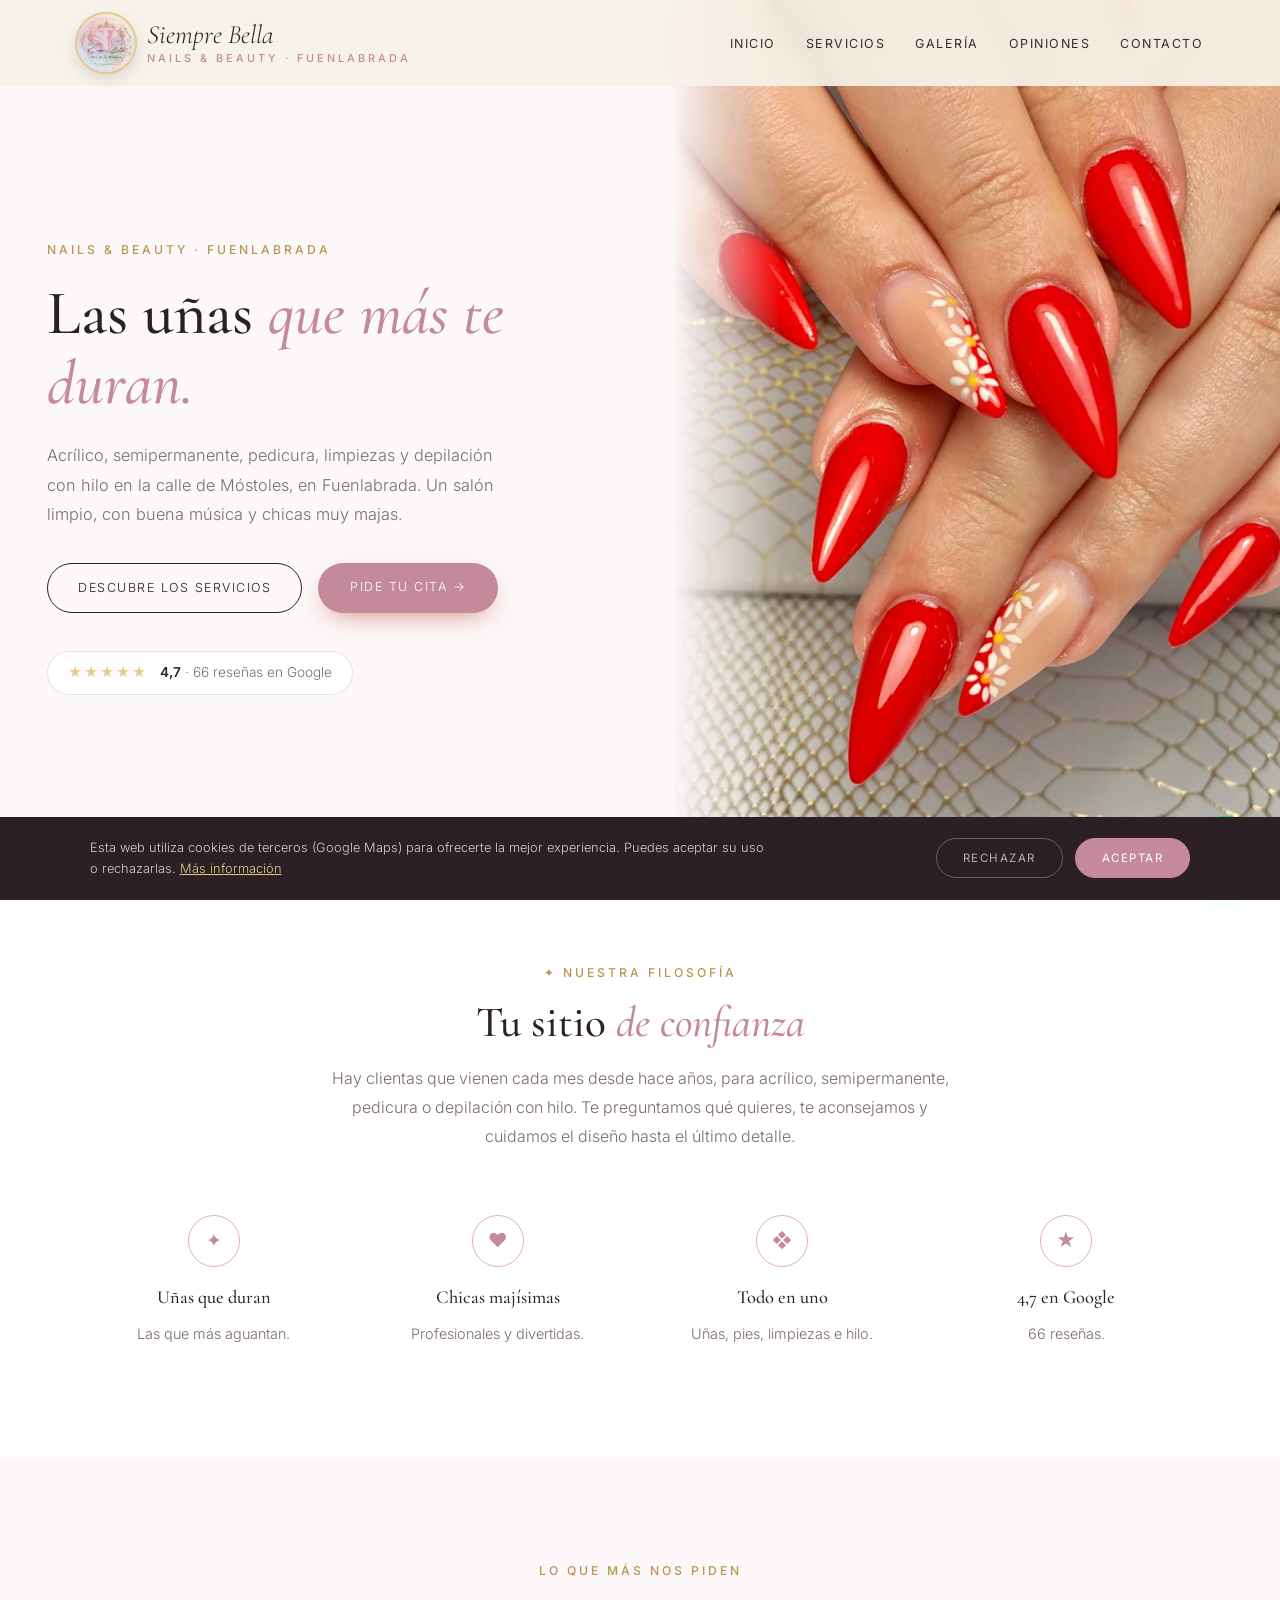
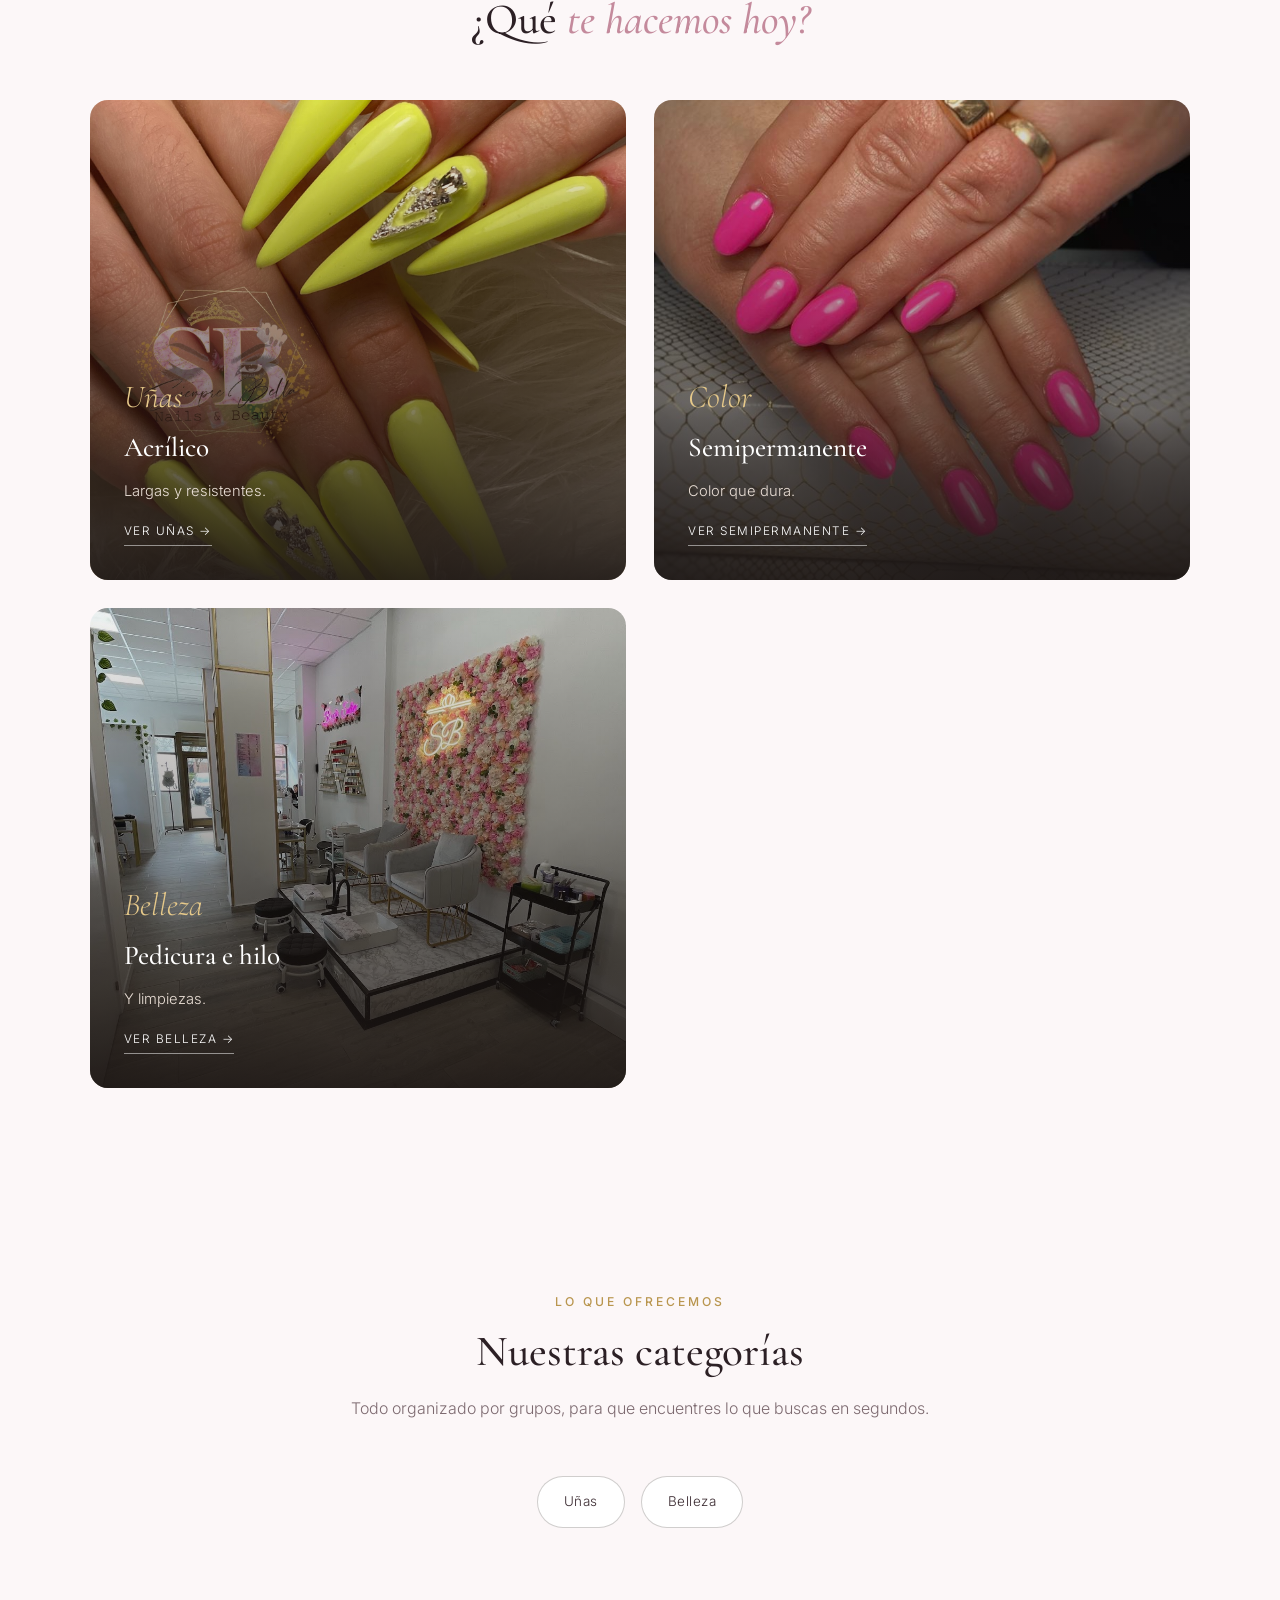
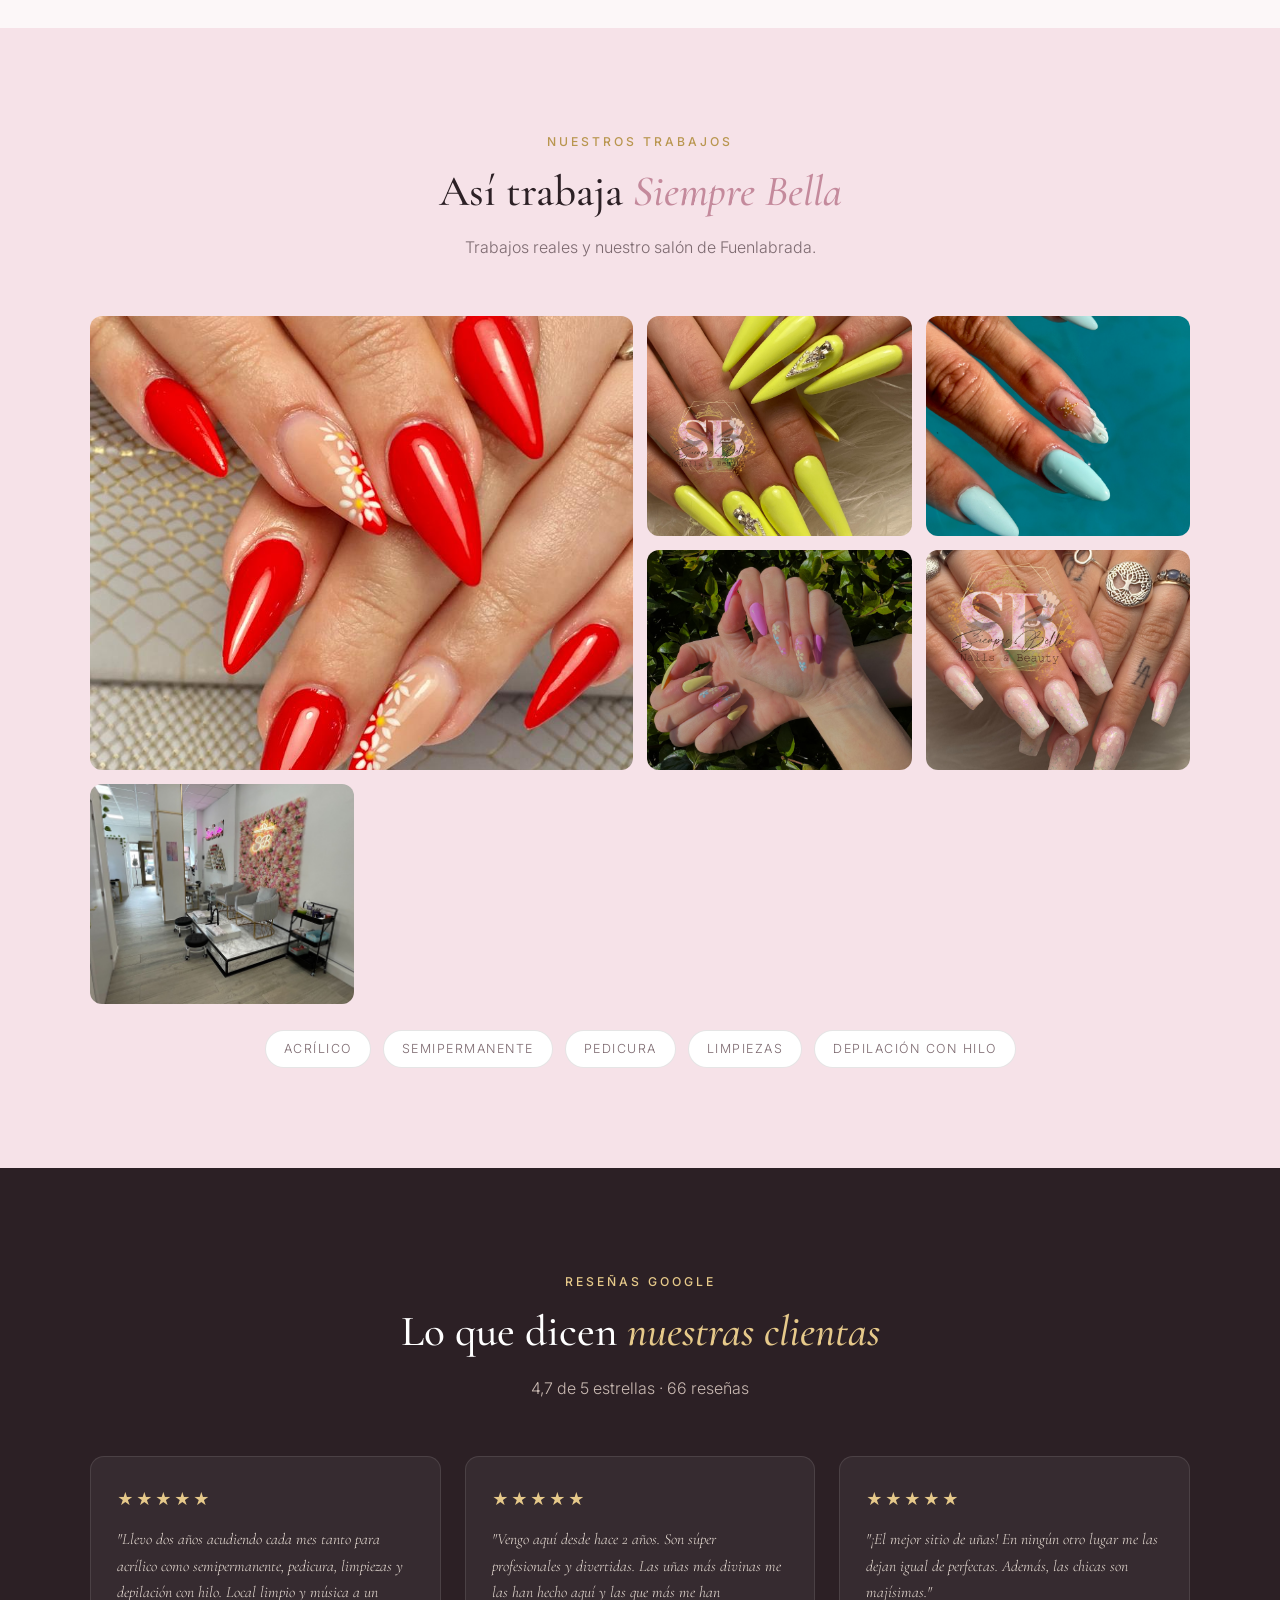
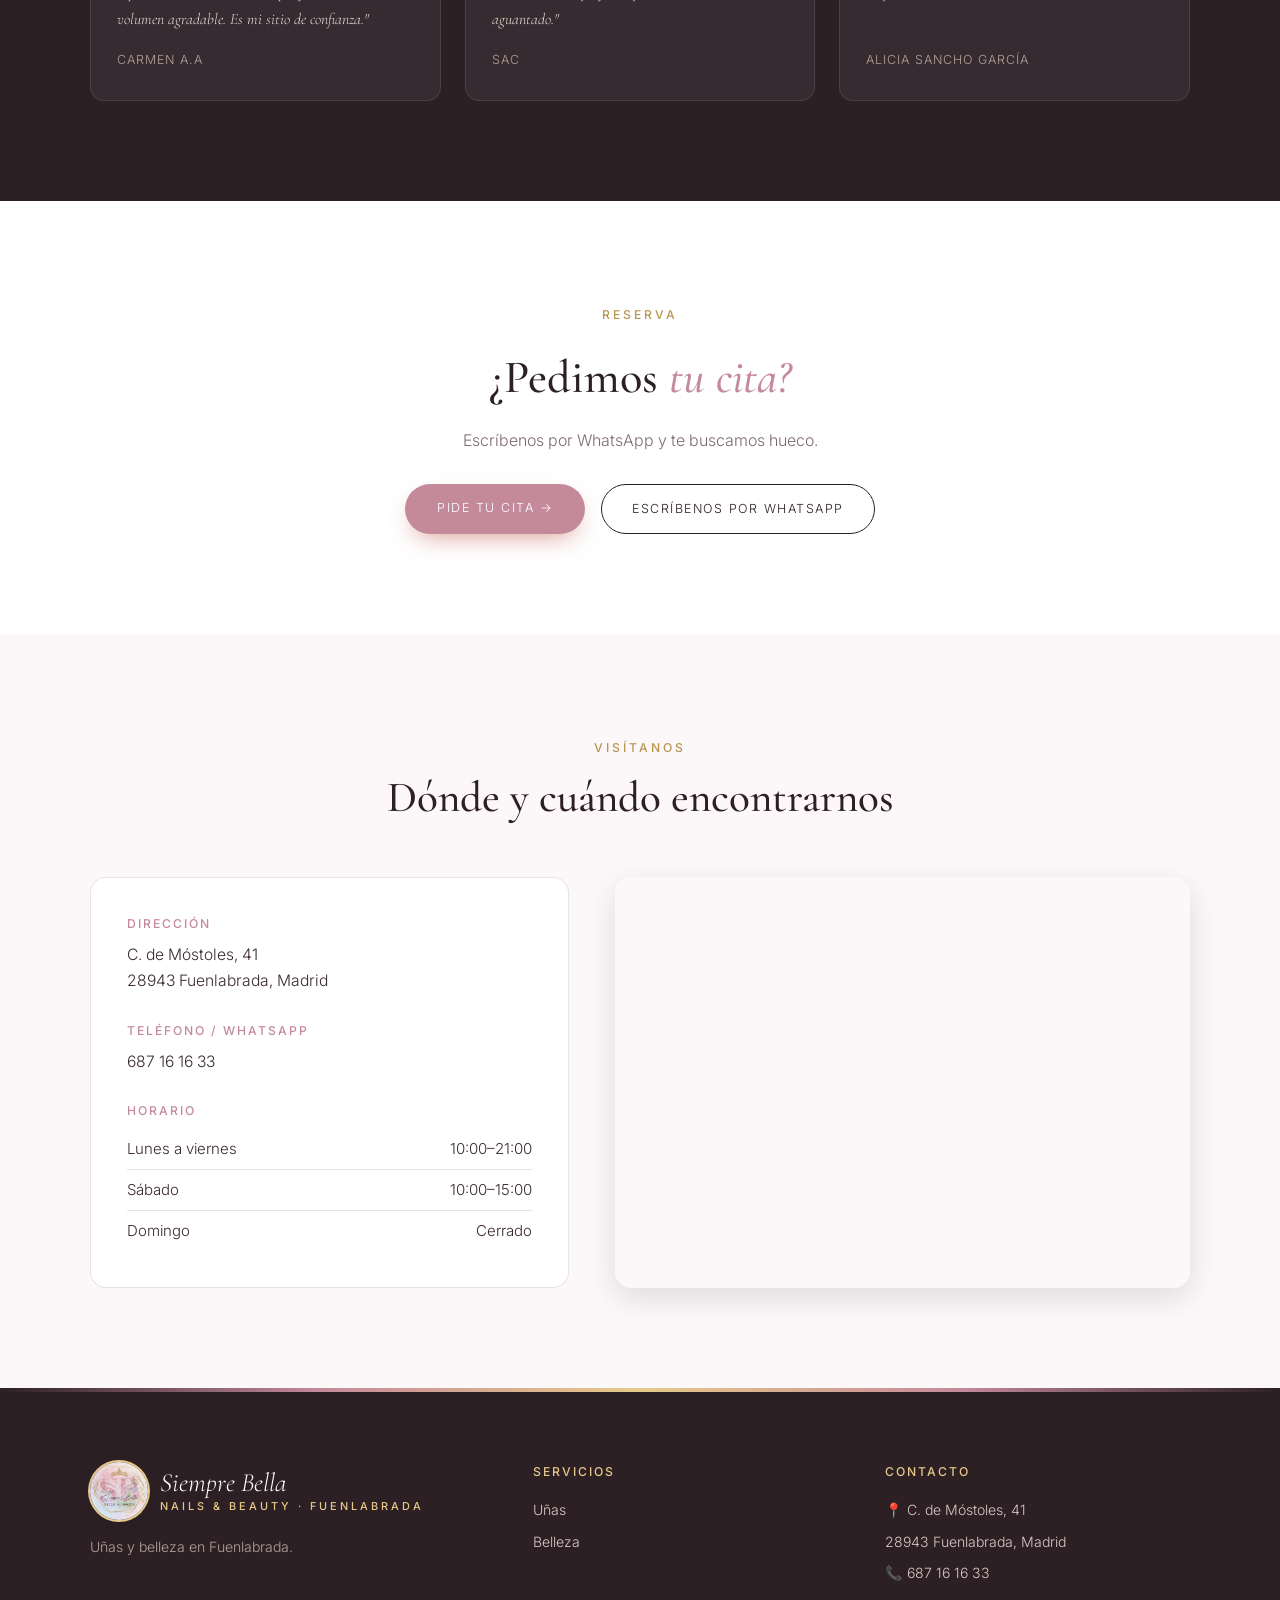
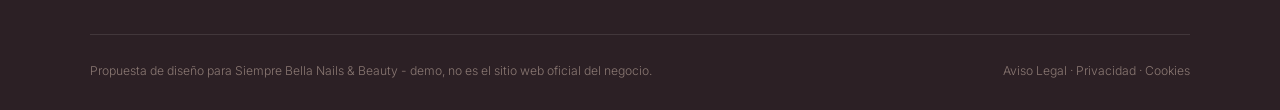
<file: index.html>
<!DOCTYPE html>
<html lang="es">
<head>
<meta charset="UTF-8">
<meta name="viewport" content="width=device-width, initial-scale=1.0">
<title>Siempre Bella Nails & Beauty — Uñas y belleza en Fuenlabrada</title>
<meta name="description" content="Siempre Bella Nails & Beauty, salón de uñas en la calle de Móstoles 41 de Fuenlabrada. Acrílico, semipermanente, pedicura, limpiezas y depilación con hilo. 4,7★ con 66 reseñas en Google.">
<meta name="theme-color" content="#2c2025">
<meta property="og:title" content="Siempre Bella Nails & Beauty · Fuenlabrada">
<meta property="og:image" content="maps_06.jpg">
<link rel="icon" href="maps_01.jpg">
<link rel="preconnect" href="https://fonts.googleapis.com"><link rel="preconnect" href="https://fonts.gstatic.com" crossorigin><link href="https://fonts.googleapis.com/css2?family=Cormorant+Garamond:ital,wght@0,500;0,600;1,500&family=Inter:wght@300;400;500;600&display=swap" rel="stylesheet">
<link rel="stylesheet" href="styles.css">
</head>
<body>

<header id="header">
  <a href="index.html" class="logo" aria-label="Siempre Bella Nails & Beauty, inicio"><img src="maps_01.jpg" alt="" class="logo-badge"><span class="logo-text"><span class="script">Siempre Bella</span><small>nails & beauty · Fuenlabrada</small></span></a>
  <nav id="nav" aria-label="Navegación principal"><ul><li><a href="index.html#inicio">Inicio</a></li><li><a href="servicios.html">Servicios</a></li><li><a href="index.html#galeria">Galería</a></li><li><a href="index.html#opiniones">Opiniones</a></li><li><a href="index.html#contacto">Contacto</a></li></ul></nav><button class="nav-toggle" id="navToggle" aria-label="Abrir menú">☰</button>
</header>

<section class="hero" id="inicio">
  <div class="hero-text">
    <span class="eyebrow">Nails & Beauty · Fuenlabrada</span>
    <h1>Las uñas <em>que más te duran.</em></h1>
    <p>Acrílico, semipermanente, pedicura, limpiezas y depilación con hilo en la calle de Móstoles, en Fuenlabrada. Un salón limpio, con buena música y chicas muy majas.</p>
    <div class="hero-ctas">
      <a href="servicios.html" class="btn-outline">Descubre los servicios</a>
      <a href="https://wa.me/34687161633?text=Hola%2C%20he%20visto%20vuestra%20web%20y%20me%20gustar%C3%ADa%20pedir%20cita%20en%20Siempre%20Bella" class="btn-solid" target="_blank" rel="noopener">Pide tu cita →</a>
    </div>
    <a class="hero-rating" href="https://www.google.com/maps/search/?api=1&query=Siempre+bella+Nails+%26+beauty,+Calle+de+Mostoles+41,+Fuenlabrada" target="_blank" rel="noopener"><span class="stars">★★★★★</span><span><strong>4,7</strong> · 66 reseñas en Google</span></a>
  </div>
  <div class="hero-img"><img src="maps_06.jpg" alt="Uñas rojas con flores hechas en Siempre Bella, Fuenlabrada" style="object-position:center 45%;"></div>
</section>

<section class="trust">
  <div class="section-head">
    <span class="eyebrow">✦ Nuestra filosofía</span>
    <h2>Tu sitio <em>de confianza</em></h2>
    <p>Hay clientas que vienen cada mes desde hace años, para acrílico, semipermanente, pedicura o depilación con hilo. Te preguntamos qué quieres, te aconsejamos y cuidamos el diseño hasta el último detalle.</p>
  </div>
  <div class="trust-grid">
    <div class="trust-card"><span class="trust-ic">✦</span><h3>Uñas que duran</h3><p>Las que más aguantan.</p></div>
    <div class="trust-card"><span class="trust-ic">♥</span><h3>Chicas majísimas</h3><p>Profesionales y divertidas.</p></div>
    <div class="trust-card"><span class="trust-ic">❖</span><h3>Todo en uno</h3><p>Uñas, pies, limpiezas e hilo.</p></div>
    <div class="trust-card"><span class="trust-ic">★</span><h3>4,7 en Google</h3><p>66 reseñas.</p></div>
  </div>
</section>

<section class="worlds">
  <div class="section-head">
    <span class="eyebrow">Lo que más nos piden</span>
    <h2>¿Qué <em>te hacemos hoy?</em></h2>
  </div>
  <div class="worlds-grid">
    <a href="servicios.html#unas" class="world-card"><img src="maps_07.jpg" alt="Acrílico"><div class="world-text"><span class="script">Uñas</span><h3>Acrílico</h3><p>Largas y resistentes.</p><span class="world-link">Ver uñas →</span></div></a>
    <a href="servicios.html#unas" class="world-card"><img src="maps_09.jpg" alt="Semipermanente"><div class="world-text"><span class="script">Color</span><h3>Semipermanente</h3><p>Color que dura.</p><span class="world-link">Ver semipermanente →</span></div></a>
    <a href="servicios.html#belleza" class="world-card"><img src="maps_03.jpg" alt="Pedicura e hilo"><div class="world-text"><span class="script">Belleza</span><h3>Pedicura e hilo</h3><p>Y limpiezas.</p><span class="world-link">Ver belleza →</span></div></a>
  </div>
</section>

<section>
  <div class="section-head">
    <span class="eyebrow">Lo que ofrecemos</span>
    <h2>Nuestras categorías</h2>
    <p>Todo organizado por grupos, para que encuentres lo que buscas en segundos.</p>
  </div>
  <div class="cat-pills">
    <a href="servicios.html#unas" class="cat-pill">Uñas</a>
    <a href="servicios.html#belleza" class="cat-pill">Belleza</a>
  </div>
</section>

<section class="gallery-wrap" id="galeria">
  <div class="section-head">
    <span class="eyebrow">Nuestros trabajos</span>
    <h2>Así trabaja <em>Siempre Bella</em></h2>
    <p>Trabajos reales y nuestro salón de Fuenlabrada.</p>
  </div>
  <div class="gallery">
    <figure class="big"><img src="maps_06.jpg" alt="Rojo con flores" loading="lazy"></figure>
    <figure><img src="maps_07.jpg" alt="Amarillo neón con piedras" loading="lazy"></figure>
    <figure><img src="maps_02.jpg" alt="Azul con detalle" loading="lazy"></figure>
    <figure><img src="maps_04.jpg" alt="Diseño de colores" loading="lazy"></figure>
    <figure><img src="maps_08.jpg" alt="Rosa marmolado" loading="lazy"></figure>
    <figure><img src="maps_03.jpg" alt="Nuestro salón" loading="lazy"></figure>
  </div>
  <div class="brands"><span>Acrílico</span><span>Semipermanente</span><span>Pedicura</span><span>Limpiezas</span><span>Depilación con hilo</span></div>
</section>

<section class="reviews-wrap" id="opiniones">
  <div class="section-head">
    <span class="eyebrow">Reseñas Google</span>
    <h2>Lo que dicen <em>nuestras clientas</em></h2>
    <p>4,7 de 5 estrellas · 66 reseñas</p>
  </div>
  <div class="review-grid">
    <div class="review-card"><div class="stars">★★★★★</div><p>"Llevo dos años acudiendo cada mes tanto para acrílico como semipermanente, pedicura, limpiezas y depilación con hilo. Local limpio y música a un volumen agradable. Es mi sitio de confianza."</p><cite>Carmen A.A</cite></div>
    <div class="review-card"><div class="stars">★★★★★</div><p>"Vengo aquí desde hace 2 años. Son súper profesionales y divertidas. Las uñas más divinas me las han hecho aquí y las que más me han aguantado."</p><cite>SAC</cite></div>
    <div class="review-card"><div class="stars">★★★★★</div><p>"¡El mejor sitio de uñas! En ningún otro lugar me las dejan igual de perfectas. Además, las chicas son majísimas."</p><cite>Alicia Sancho García</cite></div>
  </div>
</section>

<section class="cta-section">
  <span class="eyebrow">Reserva</span>
  <h2>¿Pedimos <em>tu cita?</em></h2>
  <p>Escríbenos por WhatsApp y te buscamos hueco.</p>
  <div class="cta-row">
    <a href="https://wa.me/34687161633?text=Hola%2C%20he%20visto%20vuestra%20web%20y%20me%20gustar%C3%ADa%20pedir%20cita%20en%20Siempre%20Bella" class="btn-solid" target="_blank" rel="noopener">Pide tu cita →</a>
    <a href="https://wa.me/34687161633?text=Hola%2C%20he%20visto%20vuestra%20web%20y%20me%20gustar%C3%ADa%20pedir%20cita%20en%20Siempre%20Bella" class="btn-outline" target="_blank" rel="noopener">Escríbenos por WhatsApp</a>
  </div>
</section>

<section class="contact-section" id="contacto">
  <div class="section-head">
    <span class="eyebrow">Visítanos</span>
    <h2>Dónde y cuándo encontrarnos</h2>
  </div>
  <div class="contact-grid">
    <div class="contact-info">
      <div class="contact-block"><h3>Dirección</h3><p>C. de Móstoles, 41<br>28943 Fuenlabrada, Madrid</p></div>
      <div class="contact-block"><h3>Teléfono / WhatsApp</h3><p><a href="tel:+34687161633">687 16 16 33</a></p></div>
      <div class="contact-block"><h3>Horario</h3><ul class="hours-list"><li><span>Lunes a viernes</span><span>10:00–21:00</span></li><li><span>Sábado</span><span>10:00–15:00</span></li><li><span>Domingo</span><span>Cerrado</span></li></ul></div>
      
    </div>
    <div class="contact-map">
      <iframe title="Mapa de Siempre Bella Nails & Beauty" src="https://www.google.com/maps?q=Siempre+bella+Nails+%26+beauty,+Calle+de+Mostoles+41,+Fuenlabrada&output=embed" width="100%" height="100%" style="border:0;" allowfullscreen="" loading="lazy" referrerpolicy="no-referrer-when-downgrade"></iframe>
    </div>
  </div>
</section>

<footer>
  <div class="footer-grid">
    <div class="footer-brand">
      <a href="index.html" class="logo light"><img src="maps_01.jpg" alt="" class="logo-badge"><span class="logo-text"><span class="script">Siempre Bella</span><small>nails & beauty · Fuenlabrada</small></span></a>
      <p>Uñas y belleza en Fuenlabrada.</p>
    </div>
    <div><h4>Servicios</h4><ul><li><a href="servicios.html#unas">Uñas</a></li><li><a href="servicios.html#belleza">Belleza</a></li></ul></div>
    <div><h4>Contacto</h4><ul><li>📍 C. de Móstoles, 41</li><li>28943 Fuenlabrada, Madrid</li><li>📞 <a href="tel:+34687161633">687 16 16 33</a></li></ul></div>
  </div>
  <div class="footer-bottom">
    <span>Propuesta de diseño para Siempre Bella Nails & Beauty - demo, no es el sitio web oficial del negocio.</span>
    <span><a href="aviso-legal.html">Aviso Legal</a> &middot; <a href="politica-privacidad.html">Privacidad</a> &middot; <a href="politica-cookies.html">Cookies</a></span>
  </div>
</footer>

<div id="cookie-banner" class="cookie-banner"><p>Esta web utiliza cookies de terceros (Google Maps) para ofrecerte la mejor experiencia. Puedes aceptar su uso o rechazarlas. <a href="politica-cookies.html">Más información</a></p><div class="cookie-actions"><button onclick="setCookieChoice('rejected')" class="ck-reject">Rechazar</button><button onclick="setCookieChoice('accepted')" class="ck-accept">Aceptar</button></div></div>
<div class="social-fabs"><a class="wa-fab" href="https://wa.me/34687161633?text=Hola%2C%20he%20visto%20vuestra%20web%20y%20me%20gustar%C3%ADa%20pedir%20cita%20en%20Siempre%20Bella" target="_blank" rel="noopener" aria-label="Escribir por WhatsApp"><svg width="28" height="28" viewBox="0 0 24 24" fill="white"><path d="M17.5 14.4c-.3-.1-1.8-.9-2-1s-.5-.1-.7.1-.8 1-.9 1.2-.3.2-.6.1a8.2 8.2 0 0 1-2.4-1.5 9 9 0 0 1-1.7-2.1c-.2-.3 0-.5.1-.6l.4-.5.3-.5v-.5l-.9-2.2c-.2-.6-.5-.5-.7-.5h-.6a1.1 1.1 0 0 0-.8.4 3.4 3.4 0 0 0-1 2.5 5.9 5.9 0 0 0 1.2 3.1 13.5 13.5 0 0 0 5.2 4.6c2.6 1 2.6.7 3.1.6a2.6 2.6 0 0 0 1.7-1.2 2.1 2.1 0 0 0 .2-1.2c-.1-.1-.3-.2-.6-.3ZM12 21.8a9.8 9.8 0 0 1-5-1.4l-.4-.2-3.7 1 1-3.6-.2-.4A9.8 9.8 0 1 1 12 21.8Zm8.4-18.3A11.8 11.8 0 0 0 1.8 17.7L.2 23.8l6.3-1.6a11.8 11.8 0 0 0 5.6 1.4A11.8 11.8 0 0 0 20.4 3.5Z"/></svg></a></div>
<script src="main.js"></script>
</body>
</html>
</file>
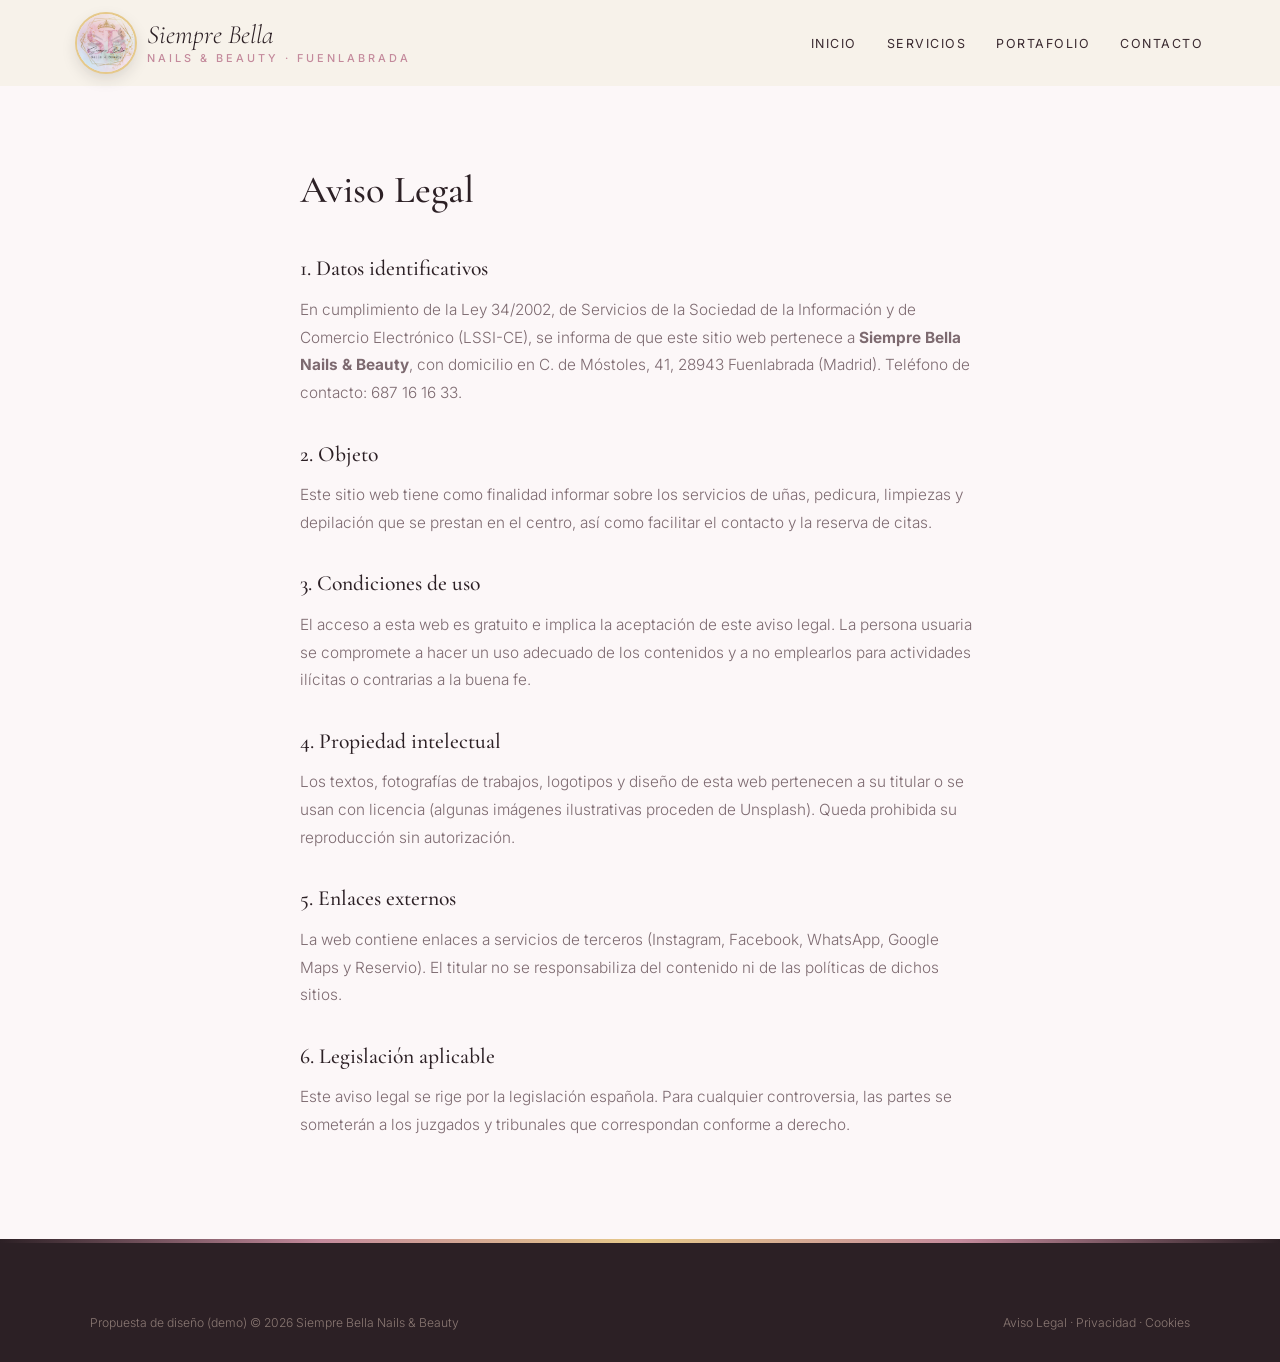
<file: aviso-legal.html>
<!DOCTYPE html>
<html lang="es">
<head>
<meta charset="UTF-8">
<meta name="viewport" content="width=device-width, initial-scale=1.0">
<title>Aviso Legal — Siempre Bella Nails & Beauty</title>
<meta name="robots" content="noindex">
<link rel="icon" href="maps_01.jpg">
<link rel="preconnect" href="https://fonts.googleapis.com">
<link href="https://fonts.googleapis.com/css2?family=Cormorant+Garamond:ital,wght@0,500;0,600;1,500&family=Inter:wght@300;400;500;600&display=swap" rel="stylesheet">
<link rel="stylesheet" href="styles.css">
</head>
<body>
<header id="header" class="scrolled">
  <a href="index.html" class="logo" aria-label="Siempre Bella Nails & Beauty, inicio">
    <img src="maps_01.jpg" alt="" class="logo-badge">
    <span class="logo-text"><span class="script">Siempre Bella</span><small>nails & beauty · Fuenlabrada</small></span>
  </a>
  <nav id="nav" aria-label="Navegación principal">
    <ul>
      <li><a href="index.html#inicio">Inicio</a></li>
      <li><a href="servicios.html">Servicios</a></li>
      <li><a href="portafolio.html">Portafolio</a></li>
      <li><a href="index.html#contacto">Contacto</a></li>
    </ul>
  </nav>
  <button class="nav-toggle" id="navToggle" aria-label="Abrir menú">☰</button>
</header>
<main class="legal"><h1>Aviso Legal</h1>
<h2>1. Datos identificativos</h2>
<p>En cumplimiento de la Ley 34/2002, de Servicios de la Sociedad de la Información y de Comercio Electrónico (LSSI-CE), se informa de que este sitio web pertenece a <strong>Siempre Bella Nails & Beauty</strong>, con domicilio en C. de Móstoles, 41, 28943 Fuenlabrada (Madrid). Teléfono de contacto: 687 16 16 33.</p>
<h2>2. Objeto</h2>
<p>Este sitio web tiene como finalidad informar sobre los servicios de uñas, pedicura, limpiezas y depilación que se prestan en el centro, así como facilitar el contacto y la reserva de citas.</p>
<h2>3. Condiciones de uso</h2>
<p>El acceso a esta web es gratuito e implica la aceptación de este aviso legal. La persona usuaria se compromete a hacer un uso adecuado de los contenidos y a no emplearlos para actividades ilícitas o contrarias a la buena fe.</p>
<h2>4. Propiedad intelectual</h2>
<p>Los textos, fotografías de trabajos, logotipos y diseño de esta web pertenecen a su titular o se usan con licencia (algunas imágenes ilustrativas proceden de Unsplash). Queda prohibida su reproducción sin autorización.</p>
<h2>5. Enlaces externos</h2>
<p>La web contiene enlaces a servicios de terceros (Instagram, Facebook, WhatsApp, Google Maps y Reservio). El titular no se responsabiliza del contenido ni de las políticas de dichos sitios.</p>
<h2>6. Legislación aplicable</h2>
<p>Este aviso legal se rige por la legislación española. Para cualquier controversia, las partes se someterán a los juzgados y tribunales que correspondan conforme a derecho.</p></main>
<footer>
  <div class="footer-bottom" style="margin-top:0">
    <span>Propuesta de diseño (demo) © 2026 Siempre Bella Nails & Beauty</span>
    <span><a href="aviso-legal.html">Aviso Legal</a> &middot; <a href="politica-privacidad.html">Privacidad</a> &middot; <a href="politica-cookies.html">Cookies</a></span>
  </div>
</footer>
<script src="main.js"></script>
</body>
</html>
</file>
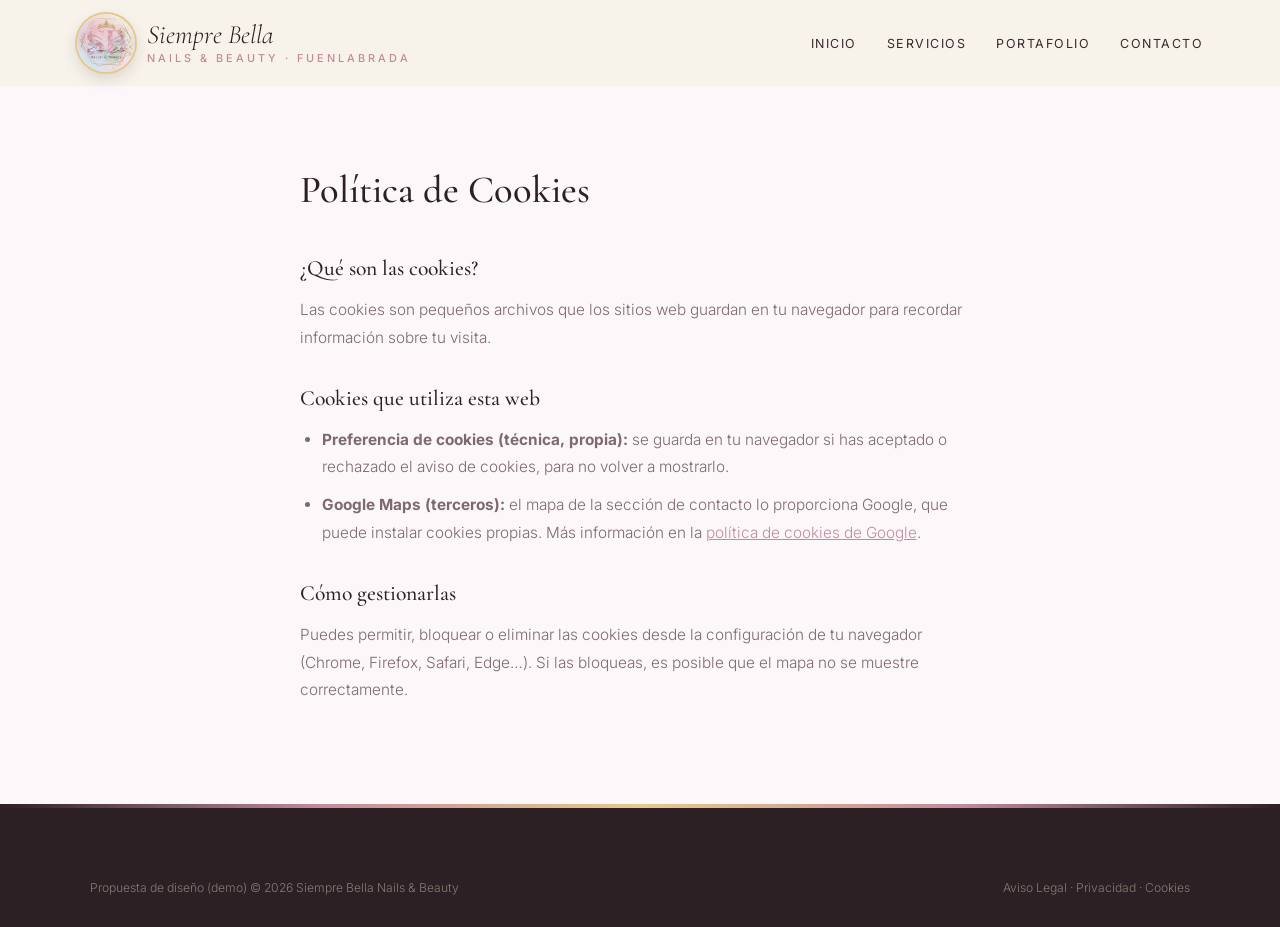
<file: politica-cookies.html>
<!DOCTYPE html>
<html lang="es">
<head>
<meta charset="UTF-8">
<meta name="viewport" content="width=device-width, initial-scale=1.0">
<title>Política de Cookies — Siempre Bella Nails & Beauty</title>
<meta name="robots" content="noindex">
<link rel="icon" href="maps_01.jpg">
<link rel="preconnect" href="https://fonts.googleapis.com">
<link href="https://fonts.googleapis.com/css2?family=Cormorant+Garamond:ital,wght@0,500;0,600;1,500&family=Inter:wght@300;400;500;600&display=swap" rel="stylesheet">
<link rel="stylesheet" href="styles.css">
</head>
<body>
<header id="header" class="scrolled">
  <a href="index.html" class="logo" aria-label="Siempre Bella Nails & Beauty, inicio">
    <img src="maps_01.jpg" alt="" class="logo-badge">
    <span class="logo-text"><span class="script">Siempre Bella</span><small>nails & beauty · Fuenlabrada</small></span>
  </a>
  <nav id="nav" aria-label="Navegación principal">
    <ul>
      <li><a href="index.html#inicio">Inicio</a></li>
      <li><a href="servicios.html">Servicios</a></li>
      <li><a href="portafolio.html">Portafolio</a></li>
      <li><a href="index.html#contacto">Contacto</a></li>
    </ul>
  </nav>
  <button class="nav-toggle" id="navToggle" aria-label="Abrir menú">☰</button>
</header>
<main class="legal"><h1>Política de Cookies</h1>
<h2>¿Qué son las cookies?</h2>
<p>Las cookies son pequeños archivos que los sitios web guardan en tu navegador para recordar información sobre tu visita.</p>
<h2>Cookies que utiliza esta web</h2>
<ul>
<li><strong>Preferencia de cookies (técnica, propia):</strong> se guarda en tu navegador si has aceptado o rechazado el aviso de cookies, para no volver a mostrarlo.</li>
<li><strong>Google Maps (terceros):</strong> el mapa de la sección de contacto lo proporciona Google, que puede instalar cookies propias. Más información en la <a href="https://policies.google.com/technologies/cookies" target="_blank" rel="noopener">política de cookies de Google</a>.</li>
</ul>
<h2>Cómo gestionarlas</h2>
<p>Puedes permitir, bloquear o eliminar las cookies desde la configuración de tu navegador (Chrome, Firefox, Safari, Edge…). Si las bloqueas, es posible que el mapa no se muestre correctamente.</p></main>
<footer>
  <div class="footer-bottom" style="margin-top:0">
    <span>Propuesta de diseño (demo) © 2026 Siempre Bella Nails & Beauty</span>
    <span><a href="aviso-legal.html">Aviso Legal</a> &middot; <a href="politica-privacidad.html">Privacidad</a> &middot; <a href="politica-cookies.html">Cookies</a></span>
  </div>
</footer>
<script src="main.js"></script>
</body>
</html>
</file>
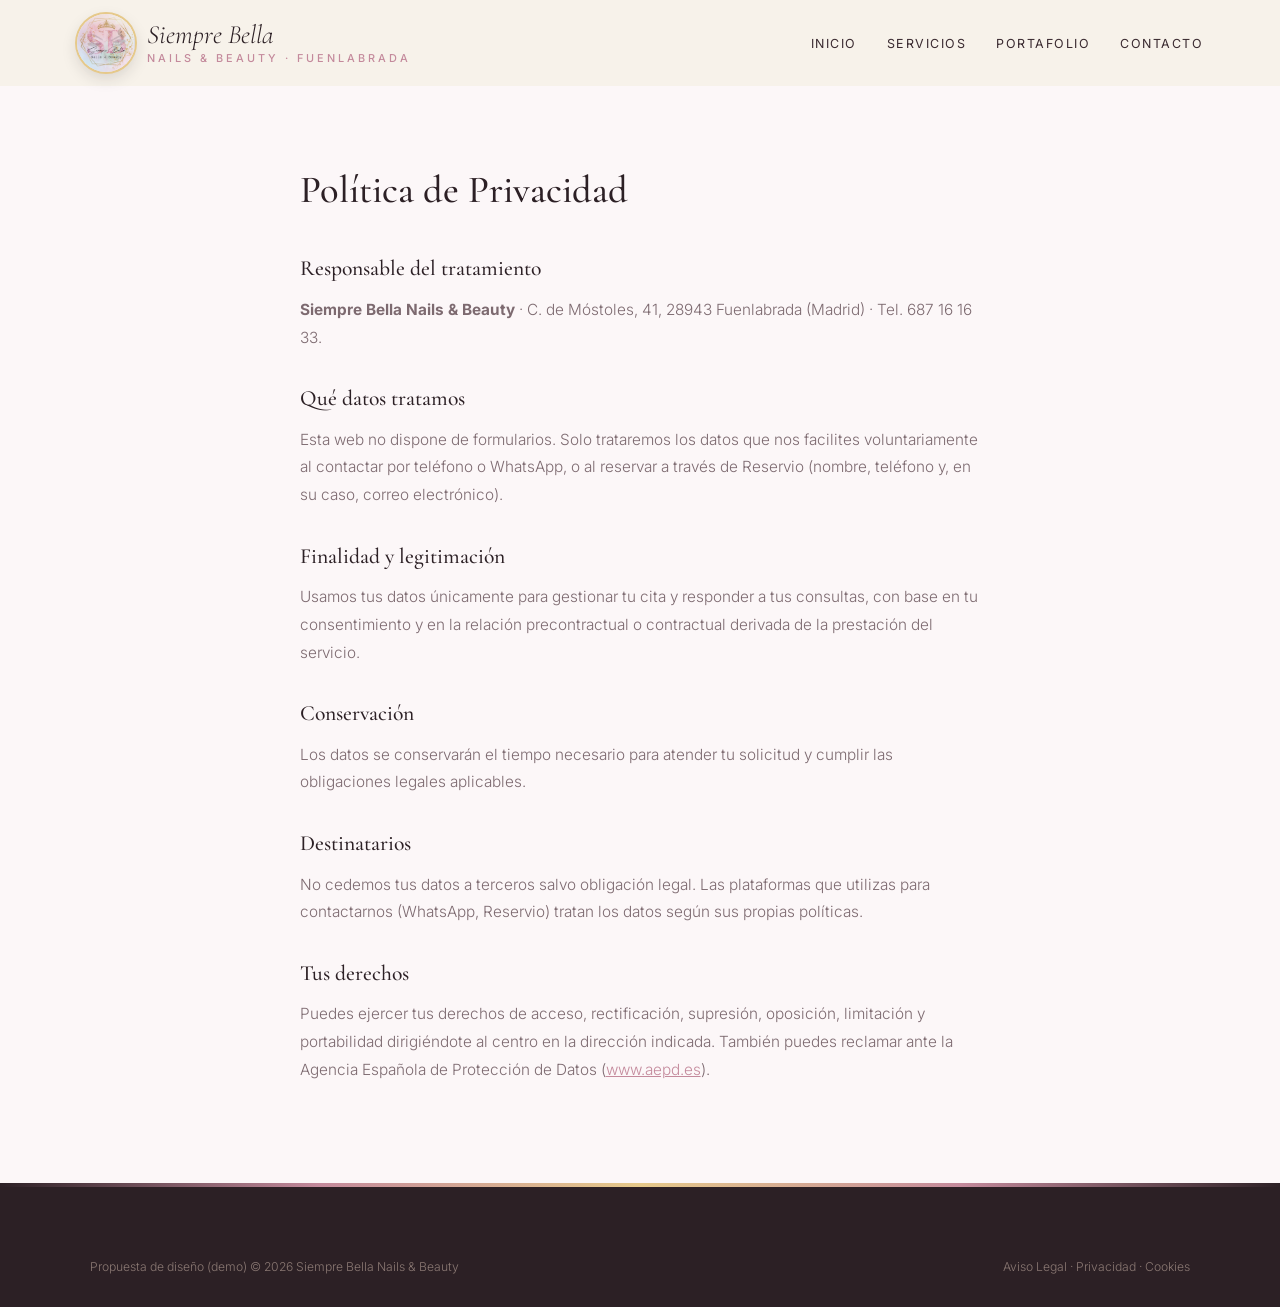
<file: politica-privacidad.html>
<!DOCTYPE html>
<html lang="es">
<head>
<meta charset="UTF-8">
<meta name="viewport" content="width=device-width, initial-scale=1.0">
<title>Política de Privacidad — Siempre Bella Nails & Beauty</title>
<meta name="robots" content="noindex">
<link rel="icon" href="maps_01.jpg">
<link rel="preconnect" href="https://fonts.googleapis.com">
<link href="https://fonts.googleapis.com/css2?family=Cormorant+Garamond:ital,wght@0,500;0,600;1,500&family=Inter:wght@300;400;500;600&display=swap" rel="stylesheet">
<link rel="stylesheet" href="styles.css">
</head>
<body>
<header id="header" class="scrolled">
  <a href="index.html" class="logo" aria-label="Siempre Bella Nails & Beauty, inicio">
    <img src="maps_01.jpg" alt="" class="logo-badge">
    <span class="logo-text"><span class="script">Siempre Bella</span><small>nails & beauty · Fuenlabrada</small></span>
  </a>
  <nav id="nav" aria-label="Navegación principal">
    <ul>
      <li><a href="index.html#inicio">Inicio</a></li>
      <li><a href="servicios.html">Servicios</a></li>
      <li><a href="portafolio.html">Portafolio</a></li>
      <li><a href="index.html#contacto">Contacto</a></li>
    </ul>
  </nav>
  <button class="nav-toggle" id="navToggle" aria-label="Abrir menú">☰</button>
</header>
<main class="legal"><h1>Política de Privacidad</h1>
<h2>Responsable del tratamiento</h2>
<p><strong>Siempre Bella Nails & Beauty</strong> · C. de Móstoles, 41, 28943 Fuenlabrada (Madrid) · Tel. 687 16 16 33.</p>
<h2>Qué datos tratamos</h2>
<p>Esta web no dispone de formularios. Solo trataremos los datos que nos facilites voluntariamente al contactar por teléfono o WhatsApp, o al reservar a través de Reservio (nombre, teléfono y, en su caso, correo electrónico).</p>
<h2>Finalidad y legitimación</h2>
<p>Usamos tus datos únicamente para gestionar tu cita y responder a tus consultas, con base en tu consentimiento y en la relación precontractual o contractual derivada de la prestación del servicio.</p>
<h2>Conservación</h2>
<p>Los datos se conservarán el tiempo necesario para atender tu solicitud y cumplir las obligaciones legales aplicables.</p>
<h2>Destinatarios</h2>
<p>No cedemos tus datos a terceros salvo obligación legal. Las plataformas que utilizas para contactarnos (WhatsApp, Reservio) tratan los datos según sus propias políticas.</p>
<h2>Tus derechos</h2>
<p>Puedes ejercer tus derechos de acceso, rectificación, supresión, oposición, limitación y portabilidad dirigiéndote al centro en la dirección indicada. También puedes reclamar ante la Agencia Española de Protección de Datos (<a href="https://www.aepd.es" target="_blank" rel="noopener">www.aepd.es</a>).</p></main>
<footer>
  <div class="footer-bottom" style="margin-top:0">
    <span>Propuesta de diseño (demo) © 2026 Siempre Bella Nails & Beauty</span>
    <span><a href="aviso-legal.html">Aviso Legal</a> &middot; <a href="politica-privacidad.html">Privacidad</a> &middot; <a href="politica-cookies.html">Cookies</a></span>
  </div>
</footer>
<script src="main.js"></script>
</body>
</html>
</file>
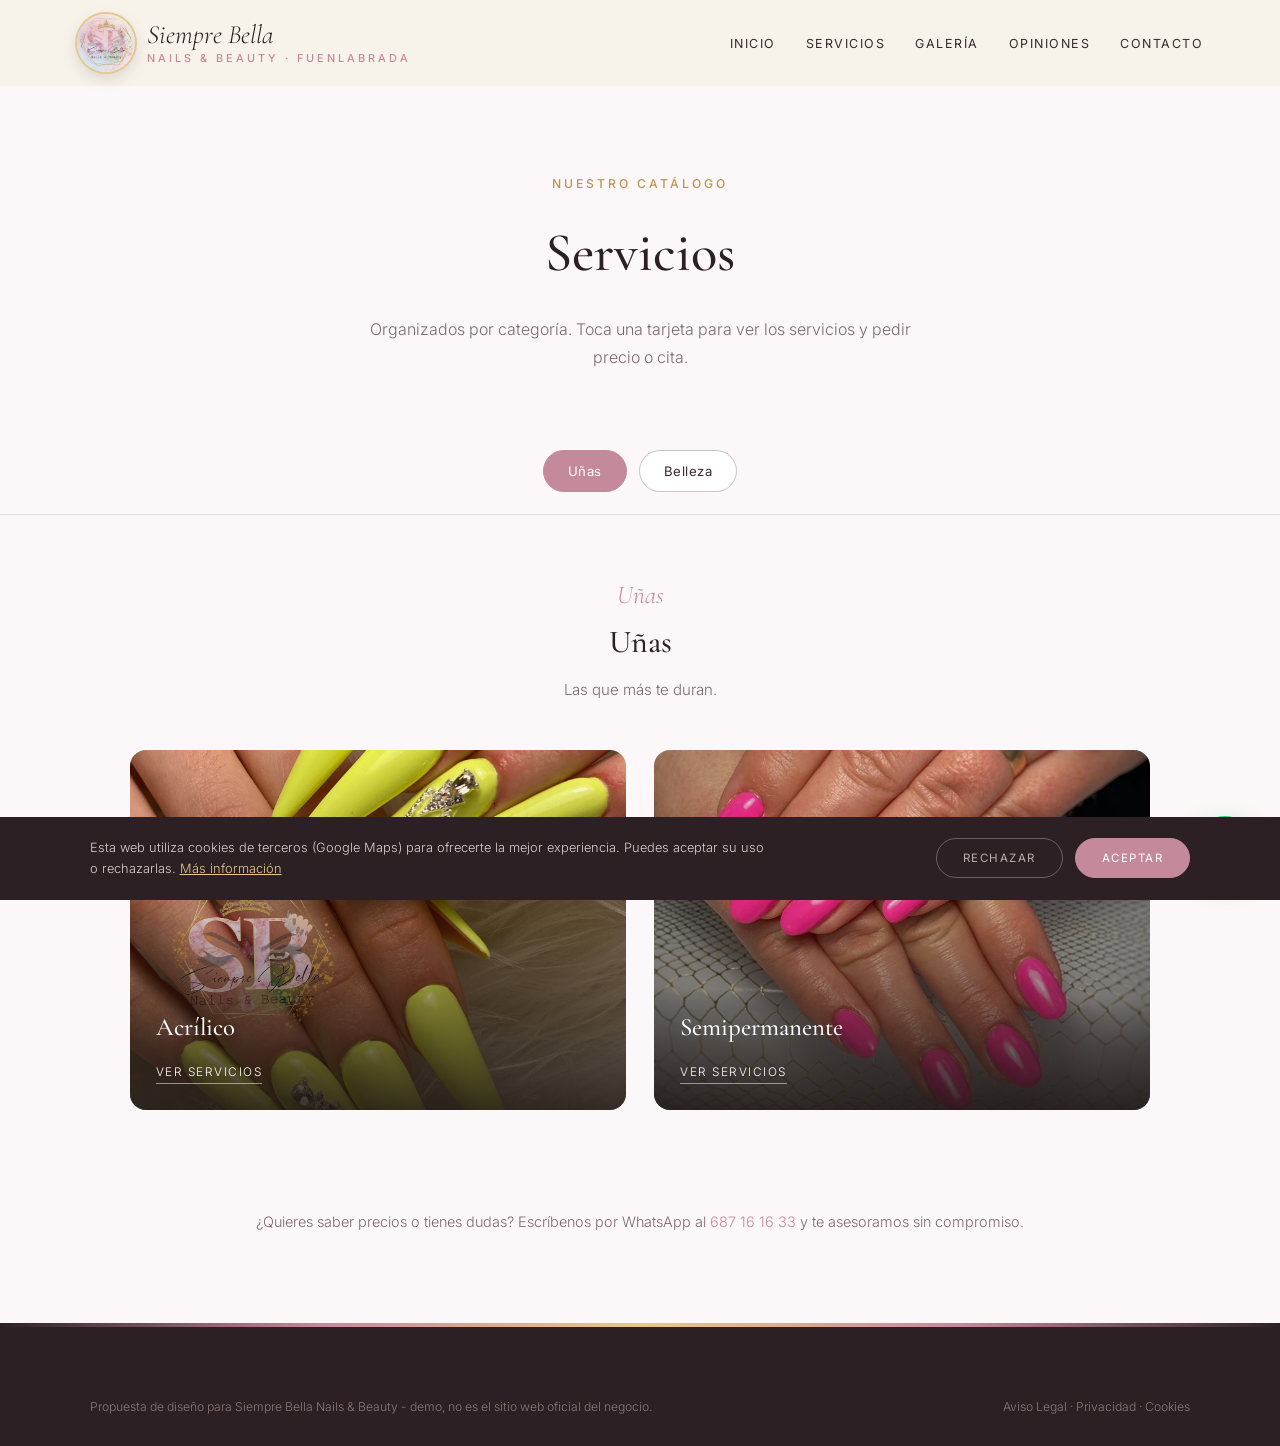
<file: servicios.html>
<!DOCTYPE html>
<html lang="es">
<head>
<meta charset="UTF-8">
<meta name="viewport" content="width=device-width, initial-scale=1.0">
<title>Servicios — Siempre Bella Nails & Beauty · Fuenlabrada</title>
<meta name="description" content="Servicios de Siempre Bella Nails & Beauty en Fuenlabrada.">
<link rel="icon" href="maps_01.jpg">
<link rel="preconnect" href="https://fonts.googleapis.com"><link rel="preconnect" href="https://fonts.gstatic.com" crossorigin><link href="https://fonts.googleapis.com/css2?family=Cormorant+Garamond:ital,wght@0,500;0,600;1,500&family=Inter:wght@300;400;500;600&display=swap" rel="stylesheet">
<link rel="stylesheet" href="styles.css">
</head>
<body>

<header id="header" class="scrolled">
  <a href="index.html" class="logo" aria-label="Siempre Bella Nails & Beauty, inicio"><img src="maps_01.jpg" alt="" class="logo-badge"><span class="logo-text"><span class="script">Siempre Bella</span><small>nails & beauty · Fuenlabrada</small></span></a>
  <nav id="nav" aria-label="Navegación principal"><ul><li><a href="index.html#inicio">Inicio</a></li><li><a href="servicios.html">Servicios</a></li><li><a href="index.html#galeria">Galería</a></li><li><a href="index.html#opiniones">Opiniones</a></li><li><a href="index.html#contacto">Contacto</a></li></ul></nav><button class="nav-toggle" id="navToggle" aria-label="Abrir menú">☰</button>
</header>

<div class="page-hero">
  <span class="eyebrow">Nuestro catálogo</span>
  <h1>Servicios</h1>
  <p>Organizados por categoría. Toca una tarjeta para ver los servicios y pedir precio o cita.</p>
</div>

<div class="tabs">
  <button class="tab-btn active" data-tab="unas">Uñas</button>
  <button class="tab-btn" data-tab="belleza">Belleza</button>
  
</div>

<div class="tab-panel active" id="unas">
  <div class="tab-intro"><span class="script">Uñas</span><h2>Uñas</h2><p>Las que más te duran.</p></div>
  <div class="cat-grid">
    <div class="cat-card" onclick="openModal('acrilico')"><img src="maps_07.jpg" alt="Acrílico" loading="lazy"><div class="cat-card-text"><h3>Acrílico</h3><span>Ver servicios</span></div></div>
    <div class="cat-card" onclick="openModal('semipermanente')"><img src="maps_09.jpg" alt="Semipermanente" loading="lazy"><div class="cat-card-text"><h3>Semipermanente</h3><span>Ver servicios</span></div></div>
  </div>
</div>

<div class="tab-panel" id="belleza">
  <div class="tab-intro"><span class="script">Belleza</span><h2>Belleza</h2><p>Todo en el mismo salón.</p></div>
  <div class="cat-grid">
    <div class="cat-card" onclick="openModal('pedicura')"><img src="maps_03.jpg" alt="Pedicura" loading="lazy"><div class="cat-card-text"><h3>Pedicura</h3><span>Ver servicios</span></div></div>
    <div class="cat-card" onclick="openModal('hilo')"><img src="maps_03.jpg" alt="Limpiezas e hilo" loading="lazy"><div class="cat-card-text"><h3>Limpiezas e hilo</h3><span>Ver servicios</span></div></div>
  </div>
</div>


<p class="services-note">¿Quieres saber precios o tienes dudas? Escríbenos por WhatsApp al <a href="https://wa.me/34687161633" target="_blank" rel="noopener" style="color:var(--red)">687 16 16 33</a> y te asesoramos sin compromiso.</p>

<div class="modal-overlay" id="modal-acrilico"><div class="modal">
  <button class="modal-close" onclick="closeModal('acrilico')" aria-label="Cerrar">×</button>
  <h3>Acrílico</h3><p class="modal-sub">Largas y resistentes</p>
  <div class="svc-row"><div><div class="svc-name">Uñas acrílicas</div><span class="svc-desc"></span></div><div class="svc-price">Consultar</div></div>
  <div class="svc-row"><div><div class="svc-name">Diseños y piedras</div><span class="svc-desc"></span></div><div class="svc-price">Consultar</div></div>
  <a class="modal-cta alt" href="https://wa.me/34687161633?text=Hola%2C%20quiero%20informaci%C3%B3n%20sobre%20acr%C3%ADlico" target="_blank" rel="noopener">Pedir cita por WhatsApp</a>
</div></div>

<div class="modal-overlay" id="modal-semipermanente"><div class="modal">
  <button class="modal-close" onclick="closeModal('semipermanente')" aria-label="Cerrar">×</button>
  <h3>Semipermanente</h3><p class="modal-sub">Color que dura</p>
  <div class="svc-row"><div><div class="svc-name">Esmaltado semipermanente</div><span class="svc-desc"></span></div><div class="svc-price">Consultar</div></div>
  <a class="modal-cta alt" href="https://wa.me/34687161633?text=Hola%2C%20quiero%20informaci%C3%B3n%20sobre%20semipermanente" target="_blank" rel="noopener">Pedir cita por WhatsApp</a>
</div></div>

<div class="modal-overlay" id="modal-pedicura"><div class="modal">
  <button class="modal-close" onclick="closeModal('pedicura')" aria-label="Cerrar">×</button>
  <h3>Pedicura</h3><p class="modal-sub">Pies cuidados</p>
  <div class="svc-row"><div><div class="svc-name">Pedicura</div><span class="svc-desc"></span></div><div class="svc-price">Consultar</div></div>
  <a class="modal-cta alt" href="https://wa.me/34687161633?text=Hola%2C%20quiero%20informaci%C3%B3n%20sobre%20pedicura" target="_blank" rel="noopener">Pedir cita por WhatsApp</a>
</div></div>

<div class="modal-overlay" id="modal-hilo"><div class="modal">
  <button class="modal-close" onclick="closeModal('hilo')" aria-label="Cerrar">×</button>
  <h3>Limpiezas e hilo</h3><p class="modal-sub">Pregúntanos por WhatsApp</p>
  <div class="svc-row"><div><div class="svc-name">Limpiezas</div><span class="svc-desc"></span></div><div class="svc-price">Consultar</div></div>
  <div class="svc-row"><div><div class="svc-name">Depilación con hilo</div><span class="svc-desc"></span></div><div class="svc-price">Consultar</div></div>
  <a class="modal-cta alt" href="https://wa.me/34687161633?text=Hola%2C%20quiero%20informaci%C3%B3n%20sobre%20limpiezas%20e%20hilo" target="_blank" rel="noopener">Pedir cita por WhatsApp</a>
</div></div>


<footer>
  <div class="footer-bottom" style="margin-top:0">
    <span>Propuesta de diseño para Siempre Bella Nails & Beauty - demo, no es el sitio web oficial del negocio.</span>
    <span><a href="aviso-legal.html">Aviso Legal</a> &middot; <a href="politica-privacidad.html">Privacidad</a> &middot; <a href="politica-cookies.html">Cookies</a></span>
  </div>
</footer>

<div id="cookie-banner" class="cookie-banner"><p>Esta web utiliza cookies de terceros (Google Maps) para ofrecerte la mejor experiencia. Puedes aceptar su uso o rechazarlas. <a href="politica-cookies.html">Más información</a></p><div class="cookie-actions"><button onclick="setCookieChoice('rejected')" class="ck-reject">Rechazar</button><button onclick="setCookieChoice('accepted')" class="ck-accept">Aceptar</button></div></div>
<div class="social-fabs"><a class="wa-fab" href="https://wa.me/34687161633?text=Hola%2C%20he%20visto%20vuestra%20web%20y%20me%20gustar%C3%ADa%20pedir%20cita%20en%20Siempre%20Bella" target="_blank" rel="noopener" aria-label="Escribir por WhatsApp"><svg width="28" height="28" viewBox="0 0 24 24" fill="white"><path d="M17.5 14.4c-.3-.1-1.8-.9-2-1s-.5-.1-.7.1-.8 1-.9 1.2-.3.2-.6.1a8.2 8.2 0 0 1-2.4-1.5 9 9 0 0 1-1.7-2.1c-.2-.3 0-.5.1-.6l.4-.5.3-.5v-.5l-.9-2.2c-.2-.6-.5-.5-.7-.5h-.6a1.1 1.1 0 0 0-.8.4 3.4 3.4 0 0 0-1 2.5 5.9 5.9 0 0 0 1.2 3.1 13.5 13.5 0 0 0 5.2 4.6c2.6 1 2.6.7 3.1.6a2.6 2.6 0 0 0 1.7-1.2 2.1 2.1 0 0 0 .2-1.2c-.1-.1-.3-.2-.6-.3ZM12 21.8a9.8 9.8 0 0 1-5-1.4l-.4-.2-3.7 1 1-3.6-.2-.4A9.8 9.8 0 1 1 12 21.8Zm8.4-18.3A11.8 11.8 0 0 0 1.8 17.7L.2 23.8l6.3-1.6a11.8 11.8 0 0 0 5.6 1.4A11.8 11.8 0 0 0 20.4 3.5Z"/></svg></a></div>
<script src="main.js"></script>
</body>
</html>
</file>
<file: styles.css>
:root{
  --cream:#fcf7f8; --paper:#ffffff; --tint:#f6e2e8; --ink:#3a2a30; --dark:#2c2025; --muted:#7d6a70;
  --red:#c48a9c; --red-dark:#a0677a; --teal:#b9964f; --gold:#e6c98a; --line:rgba(0,0,0,.1);
  --brand-gradient:linear-gradient(90deg,#2c2025,#c48a9c,#e6c98a,#c48a9c,#2c2025);
}
*{margin:0;padding:0;box-sizing:border-box;}
html{scroll-behavior:smooth;}
body{font-family:'Inter',sans-serif;background:var(--cream);color:var(--ink);overflow-x:hidden;font-weight:300;line-height:1.6;}
a{text-decoration:none;color:inherit;}
h1,h2,h3{font-family:'Cormorant Garamond',serif;font-weight:500;}
h1 em,h2 em{font-style:italic;color:var(--red);}
img{max-width:100%;display:block;}
.script{font-family:'Cormorant Garamond',serif;font-style:italic;}

/* HEADER */
header{position:fixed;top:0;left:0;right:0;z-index:100;display:flex;justify-content:space-between;align-items:center;padding:14px 6%;background:rgba(247,241,233,.92);backdrop-filter:blur(10px);-webkit-backdrop-filter:blur(10px);transition:box-shadow .3s,padding .3s;}
header.scrolled{box-shadow:0 2px 24px rgba(28,22,20,.1);padding:8px 6%;}
.logo{display:flex;align-items:center;gap:12px;color:var(--dark);}
.logo-badge{width:58px;height:58px;border-radius:50%;object-fit:cover;box-shadow:0 0 0 2px var(--gold),0 6px 16px rgba(28,22,20,.15);transition:width .3s,height .3s;}
header.scrolled .logo-badge{width:46px;height:46px;}
.logo-text{display:flex;flex-direction:column;line-height:1;}
.logo-text .script{font-size:1.65rem;color:var(--dark);}
.logo-text small{font-size:.68rem;letter-spacing:3px;text-transform:uppercase;color:var(--red);margin-top:4px;font-weight:500;}
.logo.light .logo-text .script{color:#fff;}
.logo.light .logo-text small{color:var(--gold);}
nav ul{list-style:none;display:flex;gap:30px;}
nav a{font-size:.78rem;letter-spacing:1.5px;text-transform:uppercase;font-weight:400;position:relative;padding:4px 0;}
nav a::after{content:"";position:absolute;left:0;bottom:-2px;height:1px;width:100%;background:var(--red);transform:scaleX(0);transform-origin:right;transition:transform .3s;}
nav a:hover::after{transform:scaleX(1);transform-origin:left;}
.nav-toggle{display:none;font-size:1.6rem;background:none;border:none;color:var(--dark);cursor:pointer;}

/* BOTONES */
.btn-outline{display:inline-block;border:1px solid var(--dark);color:var(--dark);padding:14px 30px;font-size:.78rem;letter-spacing:1.5px;text-transform:uppercase;border-radius:40px;transition:all .25s;}
.btn-outline:hover{background:var(--dark);color:var(--cream);}
.btn-outline.light{border-color:rgba(255,255,255,.5);color:#fff;}
.btn-outline.light:hover{background:#fff;color:var(--dark);}
.btn-solid{display:inline-block;background:var(--red);color:#fff;padding:14px 32px;font-size:.78rem;letter-spacing:1.5px;text-transform:uppercase;border-radius:40px;transition:transform .25s,box-shadow .25s,background .25s;box-shadow:0 10px 26px -10px rgba(181,64,44,.6);}
.btn-solid:hover{transform:translateY(-2px);background:var(--red-dark);}

/* HERO */
.hero{min-height:95vh;display:grid;grid-template-columns:1.05fr .95fr;align-items:stretch;padding:0;}
.hero-text{display:flex;flex-direction:column;justify-content:center;padding:150px 7% 70px;}
.eyebrow{display:inline-block;color:var(--teal);text-transform:uppercase;letter-spacing:3px;font-size:.76rem;font-weight:500;}
.hero-text .eyebrow{margin-bottom:20px;}
.hero-text h1{font-size:clamp(2.4rem,5vw,3.9rem);line-height:1.12;margin-bottom:22px;color:var(--dark);}
.hero-text p{font-size:1.02rem;color:var(--muted);max-width:470px;line-height:1.8;margin-bottom:34px;}
.hero-ctas{display:flex;gap:16px;flex-wrap:wrap;}
.hero-rating{display:inline-flex;align-items:center;gap:12px;margin-top:38px;padding:10px 20px;border:1px solid var(--line);border-radius:40px;background:var(--paper);font-size:.85rem;color:var(--muted);align-self:flex-start;}
.hero-rating strong{color:var(--dark);font-weight:600;}
.stars{color:var(--gold);letter-spacing:2px;}
.hero-img{position:relative;overflow:hidden;}
.hero-img img{width:100%;height:100%;object-fit:cover;position:absolute;inset:0;}
.hero-img::after{content:"";position:absolute;inset:0;background:linear-gradient(90deg,var(--cream) 0%,rgba(247,241,233,0) 18%);}

/* SECCIONES */
section{padding:100px 7%;}
.section-head{text-align:center;max-width:640px;margin:0 auto 54px;}
.section-head h2{font-size:clamp(1.9rem,4vw,2.7rem);margin-top:12px;color:var(--dark);line-height:1.2;}
.section-head p{margin-top:16px;color:var(--muted);line-height:1.8;}

.trust{background:var(--paper);border-top:4px solid transparent;border-image:var(--brand-gradient) 1;}
.trust-grid{display:grid;grid-template-columns:repeat(auto-fit,minmax(230px,1fr));gap:36px;max-width:1150px;margin:0 auto;}
.trust-card{text-align:center;padding:10px;}
.trust-ic{display:inline-grid;place-items:center;width:52px;height:52px;border-radius:50%;border:1px solid rgba(181,64,44,.4);color:var(--red);font-size:1.2rem;margin-bottom:16px;}
.trust-card h3{font-size:1.15rem;color:var(--dark);margin-bottom:10px;}
.trust-card p{font-size:.9rem;color:var(--muted);line-height:1.7;}

/* DOS MUNDOS */
.worlds{background:var(--cream);}
.worlds-grid{display:grid;grid-template-columns:1fr 1fr;gap:28px;max-width:1150px;margin:0 auto;}
.world-card{position:relative;border-radius:18px;overflow:hidden;min-height:480px;display:flex;align-items:flex-end;color:#fff;}
.world-card img{position:absolute;inset:0;width:100%;height:100%;object-fit:cover;transition:transform .6s;}
.world-card:hover img{transform:scale(1.05);}
.world-card::after{content:"";position:absolute;inset:0;background:linear-gradient(to top,rgba(28,22,20,.92) 0%,rgba(28,22,20,.35) 55%,rgba(28,22,20,.05) 100%);}
.world-text{position:relative;z-index:2;padding:34px;}
.world-text .script{font-size:2rem;color:var(--gold);}
.world-text h3{font-size:1.7rem;margin:4px 0 10px;}
.world-text p{font-size:.92rem;color:#eadfd6;line-height:1.7;max-width:440px;}
.world-link{display:inline-block;margin-top:18px;font-size:.74rem;letter-spacing:1.5px;text-transform:uppercase;border-bottom:1px solid rgba(255,255,255,.5);padding-bottom:4px;}

/* PILLS */
.cat-pills{display:flex;flex-wrap:wrap;gap:16px;justify-content:center;max-width:1000px;margin:0 auto;}
.cat-pill{border:1px solid rgba(43,33,29,.22);padding:14px 26px;border-radius:30px;font-size:.84rem;letter-spacing:.5px;transition:all .2s;background:var(--paper);}
.cat-pill:hover{background:var(--red);color:#fff;border-color:var(--red);}

/* GALERIA */
.gallery-wrap{background:var(--tint);}
.gallery{max-width:1200px;margin:0 auto;display:grid;grid-template-columns:repeat(4,1fr);grid-auto-rows:220px;gap:14px;}
.gallery figure{overflow:hidden;border-radius:12px;margin:0;}
.gallery img{width:100%;height:100%;object-fit:cover;transition:transform .5s;}
.gallery figure:hover img{transform:scale(1.05);}
.gallery .big{grid-column:span 2;grid-row:span 2;}

/* RESEÑAS */
.reviews-wrap{background:var(--dark);color:#fff;position:relative;}
.reviews-wrap .section-head h2{color:#fff;}
.reviews-wrap .section-head h2 em{color:var(--gold);}
.reviews-wrap .section-head p{color:#c9b9b2;}
.reviews-wrap .eyebrow{color:var(--gold);}
.review-grid{display:grid;grid-template-columns:repeat(auto-fit,minmax(300px,1fr));gap:24px;max-width:1150px;margin:0 auto;}
.review-card{background:rgba(255,255,255,.05);border:1px solid rgba(255,255,255,.1);padding:30px 26px;border-radius:14px;display:flex;flex-direction:column;}
.review-card .stars{margin-bottom:14px;}
.review-card p{font-family:'Cormorant Garamond',serif;font-size:.98rem;color:#eadfd6;line-height:1.7;font-style:italic;margin-bottom:16px;flex:1;}
.review-card cite{font-size:.78rem;color:#b3a099;font-style:normal;text-transform:uppercase;letter-spacing:1px;}

/* CTA */
.cta-section{text-align:center;background:var(--paper);}
.cta-section h2{font-size:clamp(2rem,4vw,2.9rem);color:var(--dark);margin:14px 0 14px;}
.cta-section p{color:var(--muted);margin-bottom:30px;}
.cta-row{display:flex;gap:16px;justify-content:center;flex-wrap:wrap;}

/* CONTACTO */
.contact-section{background:var(--cream);}
.contact-grid{display:grid;grid-template-columns:1fr 1.2fr;gap:46px;max-width:1150px;margin:0 auto;align-items:stretch;}
.contact-info{display:flex;flex-direction:column;gap:26px;background:var(--paper);border:1px solid var(--line);border-radius:16px;padding:36px;}
.contact-block h3{font-family:'Inter',sans-serif;font-size:.76rem;text-transform:uppercase;letter-spacing:2px;color:var(--red);font-weight:500;margin-bottom:8px;}
.contact-block p{font-size:.98rem;color:var(--ink);line-height:1.7;}
.contact-block a:hover{color:var(--red);}
.hours-list{list-style:none;}
.hours-list li{display:flex;justify-content:space-between;gap:20px;padding:8px 0;border-bottom:1px solid var(--line);font-size:.94rem;}
.hours-list li:last-child{border-bottom:none;}
.contact-map{border-radius:16px;overflow:hidden;min-height:380px;box-shadow:0 10px 30px rgba(28,22,20,.12);}
.contact-map iframe{display:block;min-height:380px;}

/* FOOTER */
footer{background:var(--dark);color:#d9c9c5;padding:70px 7% 30px;border-top:4px solid transparent;border-image:var(--brand-gradient) 1;}
.footer-grid{display:grid;grid-template-columns:1.3fr 1fr 1fr;gap:46px;max-width:1200px;margin:0 auto;padding-bottom:40px;border-bottom:1px solid rgba(255,255,255,.1);}
.footer-brand p{font-size:.88rem;color:#b3a09a;margin-top:16px;}
footer h4{font-size:.76rem;text-transform:uppercase;letter-spacing:2px;color:var(--gold);margin-bottom:18px;font-weight:500;}
footer ul{list-style:none;}
footer li{margin-bottom:9px;font-size:.88rem;color:#d9c9c5;}
footer a:hover{color:var(--gold);}
.footer-bottom{max-width:1200px;margin:26px auto 0;display:flex;justify-content:space-between;flex-wrap:wrap;gap:10px;font-size:.76rem;color:#8a7873;}
.footer-bottom a{color:#8a7873;}

/* FABS */
.social-fabs{position:fixed;bottom:26px;right:26px;z-index:200;display:flex;flex-direction:column;gap:14px;align-items:center;}
.social-fabs a{width:52px;height:52px;border-radius:50%;display:flex;align-items:center;justify-content:center;box-shadow:0 10px 24px rgba(0,0,0,.2);transition:transform .2s;}
.social-fabs a:hover{transform:scale(1.08);}
.wa-fab{width:58px !important;height:58px !important;background:#25D366;box-shadow:0 10px 26px rgba(37,211,102,.45) !important;}
.ig-fab{background:radial-gradient(circle at 30% 110%,#fdf497 0%,#fdf497 5%,#fd5949 45%,#d6249f 60%,#285AEB 90%);}
.fb-fab{background:#1877F2;}

/* COOKIES */
.cookie-banner{display:none;position:fixed;bottom:0;left:0;right:0;z-index:300;background:var(--dark);padding:20px 7%;flex-wrap:wrap;align-items:center;justify-content:space-between;gap:16px;}
.cookie-banner p{font-size:.8rem;color:rgba(245,237,232,.85);line-height:1.7;max-width:680px;}
.cookie-banner p a{color:var(--gold);text-decoration:underline;}
.cookie-actions{display:flex;gap:12px;flex-shrink:0;}
.cookie-actions button{font-family:'Inter',sans-serif;font-size:.72rem;letter-spacing:1.5px;text-transform:uppercase;padding:12px 26px;cursor:pointer;border-radius:30px;}
.ck-reject{background:transparent;color:rgba(245,237,232,.7);border:1px solid rgba(245,237,232,.3);}
.ck-accept{background:var(--red);color:#fff;border:1px solid var(--red);}

/* PÁGINAS INTERIORES */
.page-hero{padding:170px 7% 60px;text-align:center;background:var(--cream);}
.page-hero h1{font-size:clamp(2.3rem,5vw,3.4rem);margin-top:14px;color:var(--dark);}
.page-hero p{color:var(--muted);max-width:580px;margin:18px auto 0;line-height:1.8;}
.tabs{position:sticky;top:74px;z-index:50;background:var(--cream);padding:18px 7% 22px;display:flex;gap:12px;justify-content:center;flex-wrap:wrap;border-bottom:1px solid var(--line);}
.tab-btn{border:1px solid rgba(43,33,29,.25);background:var(--paper);padding:12px 24px;border-radius:30px;font-family:'Inter',sans-serif;font-size:.82rem;letter-spacing:.5px;color:var(--ink);cursor:pointer;transition:all .2s;}
.tab-btn.active,.tab-btn:hover{background:var(--red);color:#fff;border-color:var(--red);}
.tab-panel{display:none;padding:60px 7% 100px;max-width:1200px;margin:0 auto;}
.tab-panel.active{display:block;animation:fadeIn .5s;}
@keyframes fadeIn{from{opacity:0;transform:translateY(12px)}to{opacity:1;transform:none}}
.tab-intro{text-align:center;max-width:600px;margin:0 auto 46px;}
.tab-intro .script{font-size:1.6rem;color:var(--red);}
.tab-intro h2{font-size:2rem;color:var(--dark);}
.tab-intro p{color:var(--muted);margin-top:10px;line-height:1.75;font-size:.94rem;}

.cat-grid{display:grid;grid-template-columns:repeat(auto-fit,minmax(280px,1fr));gap:28px;}
.cat-grid.single{grid-template-columns:1fr;max-width:640px;margin:0 auto;}
.cat-grid.single .cat-card{height:440px;}
.cat-card{position:relative;border-radius:16px;overflow:hidden;height:360px;cursor:pointer;background:var(--tint);}
.cat-card img{width:100%;height:100%;object-fit:cover;transition:transform .5s;}
.cat-card:hover img{transform:scale(1.06);}
.cat-card::after{content:'';position:absolute;inset:0;background:linear-gradient(to top,rgba(28,22,20,.88) 0%,rgba(28,22,20,.15) 55%,transparent 100%);}
.cat-card-text{position:absolute;bottom:0;left:0;right:0;padding:26px;z-index:2;}
.cat-card-text h3{color:#fff;font-size:1.55rem;margin-bottom:10px;}
.cat-card-text span{color:#fff;font-size:.74rem;text-transform:uppercase;letter-spacing:1.5px;border-bottom:1px solid rgba(255,255,255,.5);padding-bottom:4px;}

.modal-overlay{display:none;position:fixed;inset:0;background:rgba(28,22,20,.78);z-index:300;align-items:center;justify-content:center;padding:20px;}
.modal-overlay.open{display:flex;}
.modal{background:var(--paper);max-width:560px;width:100%;max-height:85vh;overflow-y:auto;border-radius:16px;padding:40px;position:relative;}
.modal-close{position:absolute;top:16px;right:20px;background:none;border:none;font-size:1.7rem;color:var(--ink);cursor:pointer;}
.modal h3{font-size:1.8rem;color:var(--dark);margin-bottom:6px;}
.modal .modal-sub{color:var(--muted);font-size:.86rem;margin-bottom:22px;}
.svc-row{display:flex;justify-content:space-between;align-items:center;padding:16px 0;border-bottom:1px solid var(--line);gap:16px;}
.svc-row:last-of-type{border-bottom:none;}
.svc-name{font-size:.98rem;color:var(--ink);font-weight:400;}
.svc-desc{font-size:.8rem;color:var(--muted);display:block;margin-top:3px;line-height:1.5;}
.svc-price{font-size:.72rem;color:var(--red);text-transform:uppercase;letter-spacing:1px;white-space:nowrap;font-weight:500;}
.modal-cta{display:block;text-align:center;background:var(--red);color:#fff;padding:14px;border-radius:30px;margin-top:26px;font-size:.8rem;text-transform:uppercase;letter-spacing:1.5px;}
.modal-cta.alt{background:#25D366;margin-top:10px;}
.services-note{text-align:center;color:var(--muted);font-size:.9rem;padding:0 7% 90px;}

.portfolio-grid{display:grid;grid-template-columns:repeat(auto-fill,minmax(260px,1fr));gap:18px;}
.portfolio-grid figure{border-radius:14px;overflow:hidden;aspect-ratio:4/5;cursor:zoom-in;background:var(--tint);}
.portfolio-grid img{width:100%;height:100%;object-fit:cover;transition:transform .5s;}
.portfolio-grid figure:hover img{transform:scale(1.05);}
.lightbox{display:none;position:fixed;inset:0;z-index:400;background:rgba(15,12,10,.94);align-items:center;justify-content:center;padding:30px;cursor:zoom-out;}
.lightbox.open{display:flex;}
.lightbox img{max-width:100%;max-height:90vh;border-radius:10px;}

.legal{max-width:860px;margin:0 auto;padding:160px 7% 90px;}
.legal h1{font-size:2.4rem;color:var(--dark);margin-bottom:26px;}
.legal h2{font-size:1.35rem;color:var(--dark);margin:30px 0 10px;}
.legal p,.legal li{color:var(--muted);line-height:1.8;margin-bottom:10px;font-size:.96rem;}
.legal ul{padding-left:22px;}
.legal a{color:var(--red);text-decoration:underline;}

@media(max-width:900px){
  .hero{grid-template-columns:1fr;}
  .hero-img{height:340px;order:-1;margin-top:82px;}
  .hero-img::after{background:linear-gradient(0deg,var(--cream) 0%,rgba(247,241,233,0) 25%);}
  .hero-text{padding:30px 6% 60px;}
  .worlds-grid{grid-template-columns:1fr;}
  .world-card{min-height:420px;}
  .gallery{grid-template-columns:repeat(2,1fr);grid-auto-rows:170px;}
  .gallery .big{grid-column:span 2;grid-row:span 2;}
  .footer-grid{grid-template-columns:1fr;gap:30px;}
  .contact-grid{grid-template-columns:1fr;}
  .contact-map,.contact-map iframe{min-height:300px;}
  nav{position:fixed;top:0;right:0;height:100vh;width:78%;max-width:300px;background:var(--cream);padding:110px 40px;transform:translateX(100%);transition:transform .4s;box-shadow:-10px 0 40px rgba(0,0,0,.12);}
  nav.open{transform:translateX(0);}
  nav ul{flex-direction:column;gap:26px;}
  .nav-toggle{display:block;position:relative;z-index:110;}
  section{padding:70px 6%;}
  .tabs{top:66px;overflow-x:auto;justify-content:flex-start;flex-wrap:nowrap;}
  .tab-btn{flex-shrink:0;}
  .page-hero{padding:140px 6% 40px;}
  .modal{padding:34px 24px;}
}
@media(max-width:520px){
  .logo-text .script{font-size:1.35rem;}
  .logo-badge{width:48px;height:48px;}
  .social-fabs{right:16px;bottom:16px;}
  .social-fabs a{width:46px;height:46px;}
}

.logo-mark{width:46px;height:46px;border-radius:50%;background:var(--red);color:#fff;display:grid;place-items:center;font-family:'Cormorant Garamond',serif;font-size:1.4rem;box-shadow:0 0 0 3px var(--tint);}
.brands{display:flex;flex-wrap:wrap;gap:12px;justify-content:center;margin-top:26px;}
.brands span{border:1px solid var(--line);border-radius:30px;padding:8px 18px;font-size:.78rem;letter-spacing:1.5px;text-transform:uppercase;color:var(--muted);background:var(--paper);}
</file>
